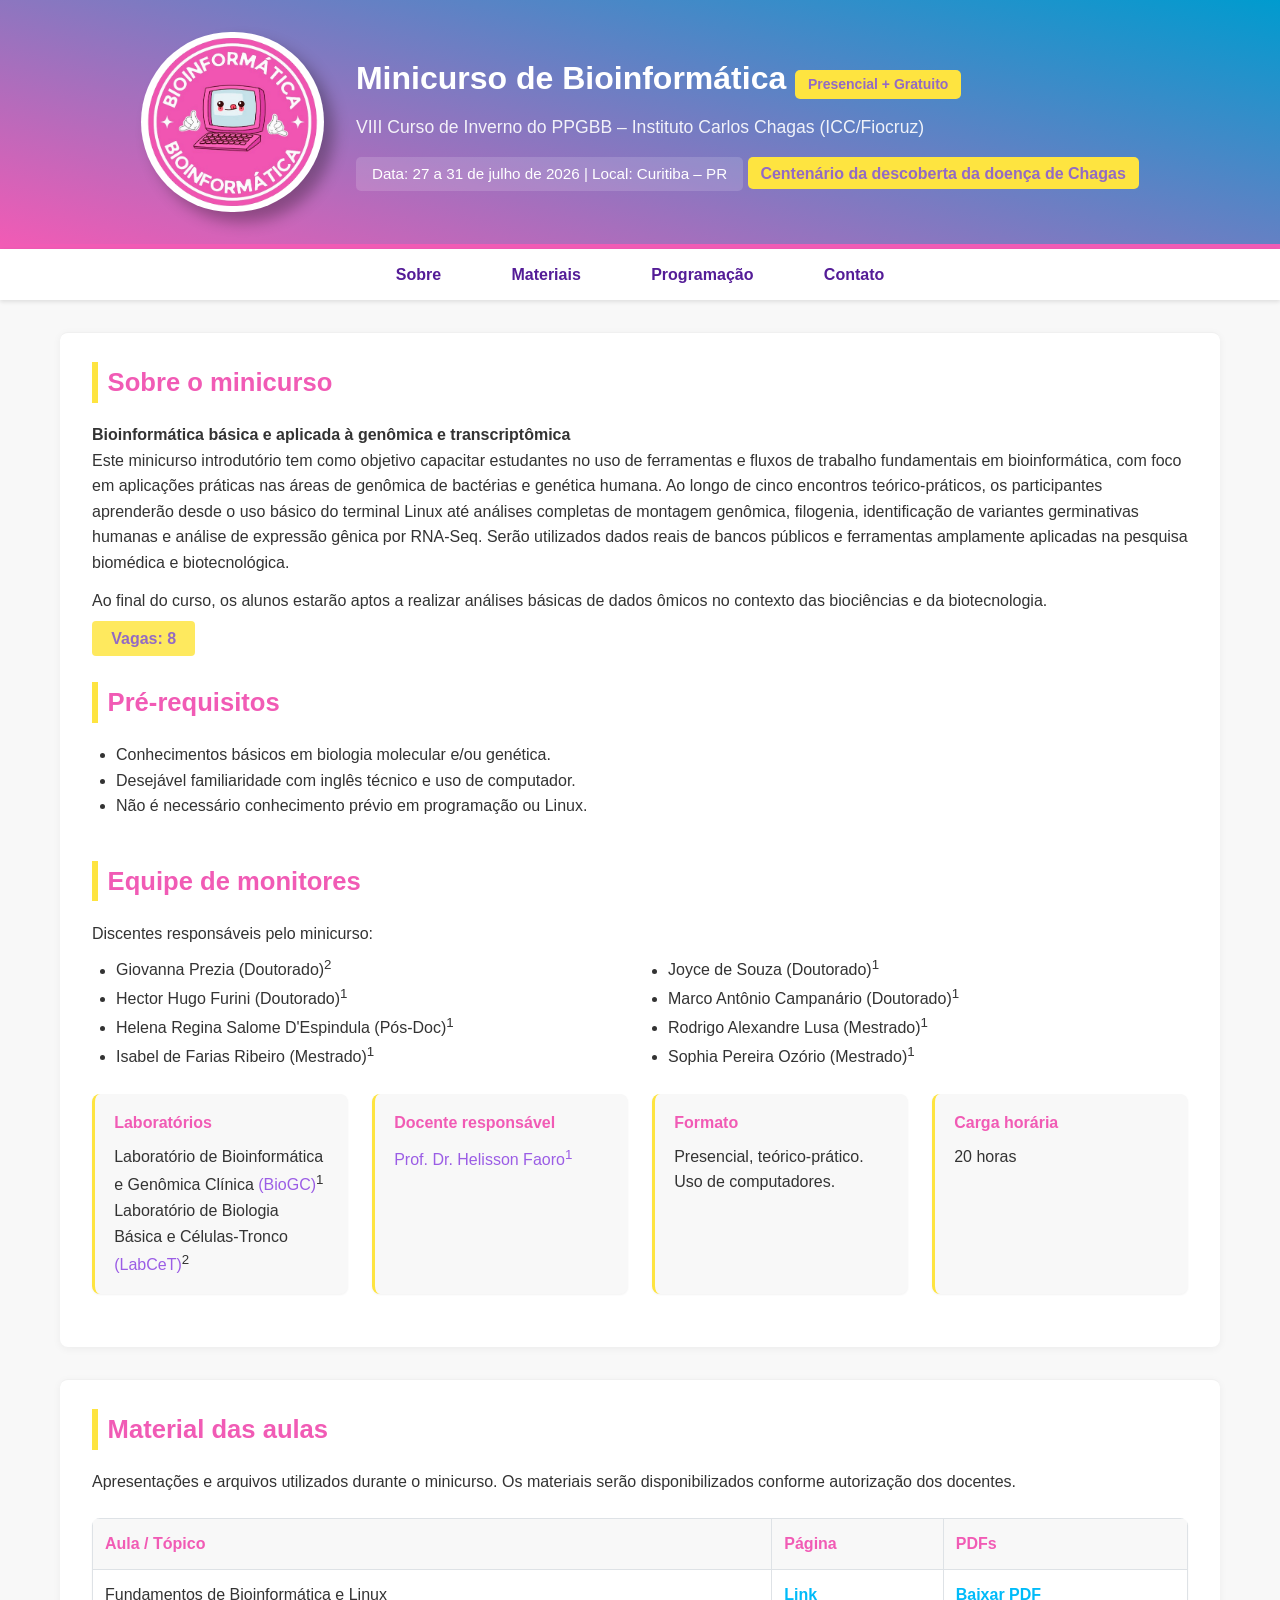
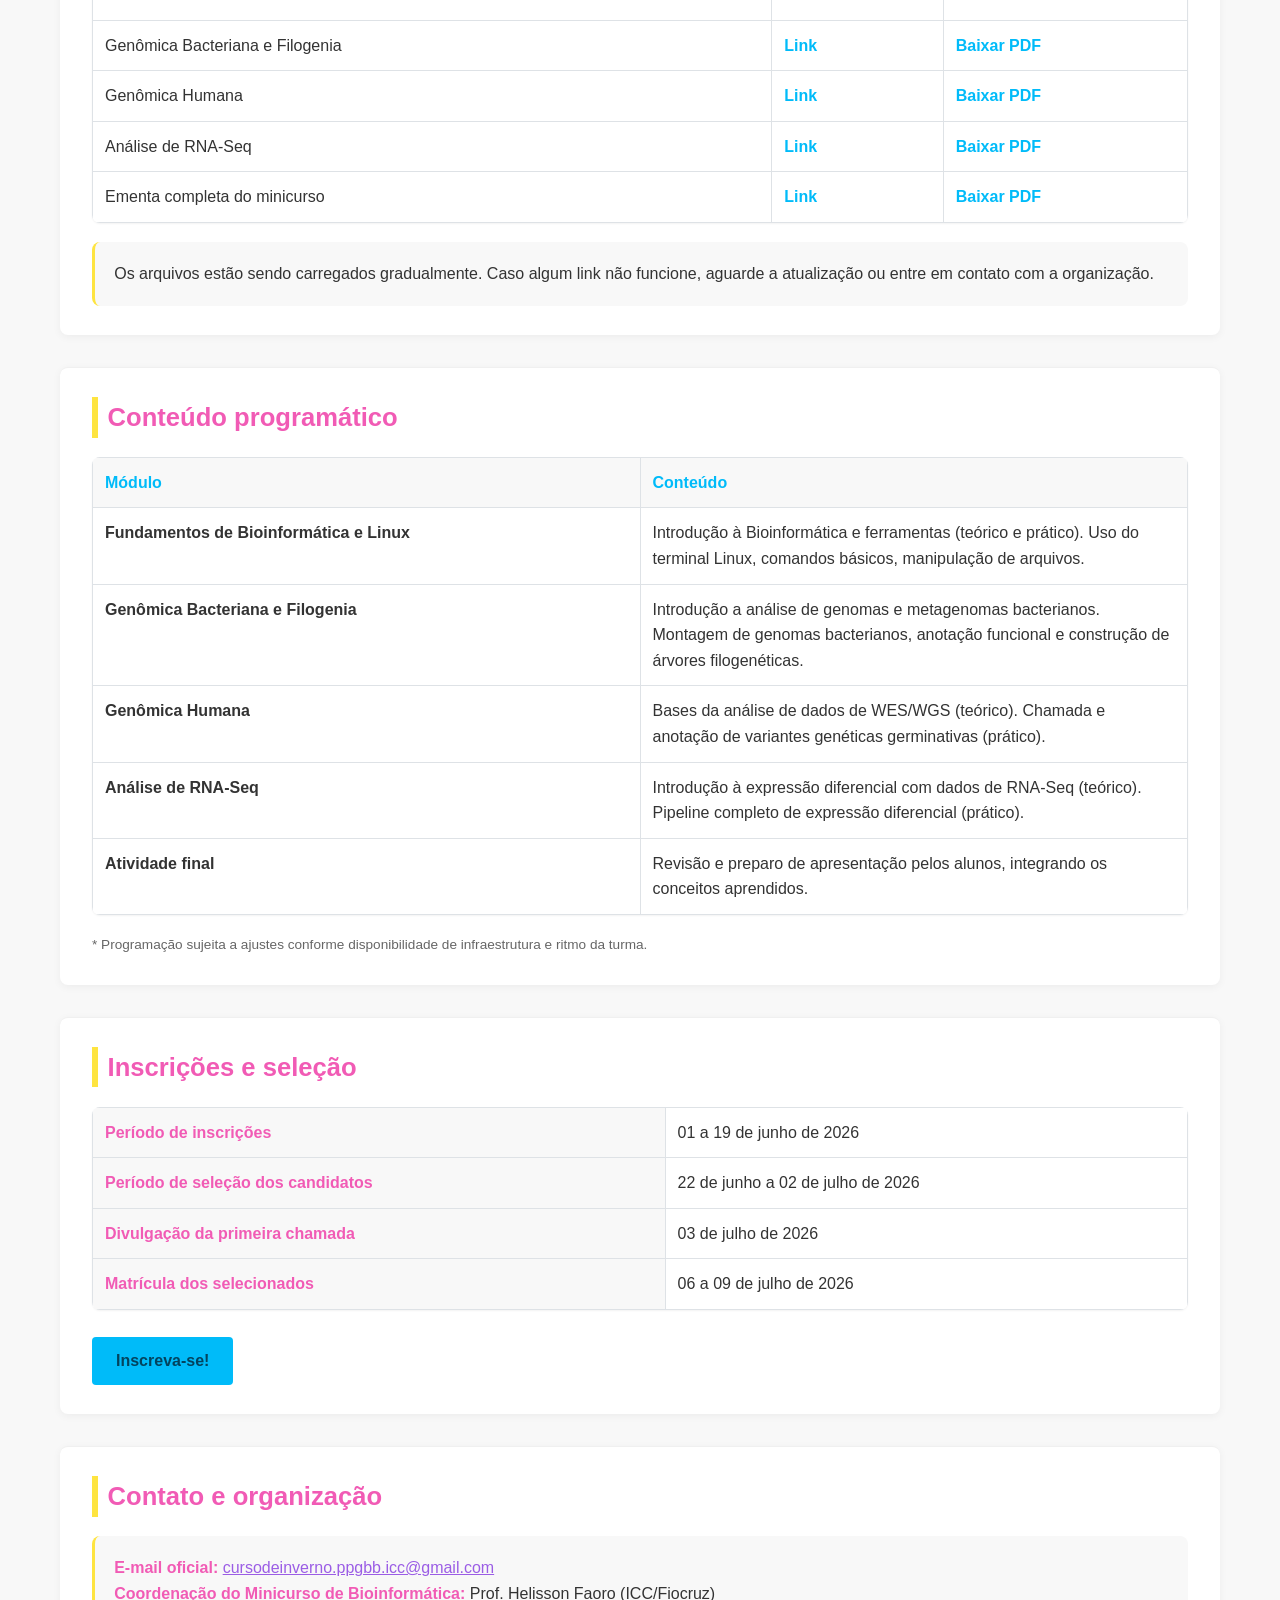
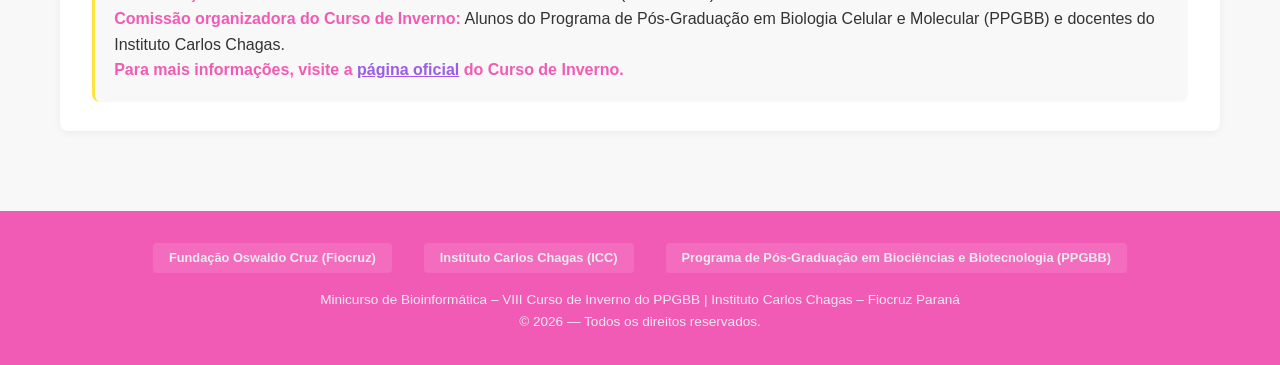
<file: index.html>
<!DOCTYPE html>
<html lang="pt-BR">
<head>
    <meta charset="UTF-8">
    <meta name="viewport" content="width=device-width, initial-scale=1.0">
    <title>Minicurso de Bioinformática | Curso de Inverno 2026 - Fiocruz</title>
    <!-- CSS externo -->
    <link rel="stylesheet" href="css/style.css">
</head>
<body>

<header class="header">
    <div class="container header-content">

        <img src="img/bioinfo_icon.png" alt="Bioinfo Logo" class="header-logo">
        
        <div class="header-text">
            <h1>Minicurso de Bioinformática <span class="badge-gratis">Presencial + Gratuito</span></h1>
            <div class="subtitle">VIII Curso de Inverno do PPGBB – Instituto Carlos Chagas (ICC/Fiocruz)</div>
            <div class="date-place">
                Data: 27 a 31 de julho de 2026 | Local: Curitiba – PR
            </div>
            <div class="badge-gratis" style="font-size: 16px; margin-top: 12px; display: inline-block;">
                Centenário da descoberta da doença de Chagas
            </div>
        </div>

    </div>
</header>

<nav class="main-nav">
        <div class="container">
        <a href="#sobre">Sobre</a>
        <a href="#materiais">Materiais</a>
        <a href="#programacao">Programação</a>
        <a href="#contato">Contato</a>
    </div>
</nav>

<main class="container">
    <!-- Sobre o minicurso -->
    <div class="section" id="sobre">
        <h2>Sobre o minicurso</h2>
        <p><strong>Bioinformática básica e aplicada à genômica e transcriptômica</strong></p>
        <p>Este minicurso introdutório tem como objetivo capacitar estudantes no uso de ferramentas e fluxos de trabalho fundamentais em bioinformática, com foco em aplicações práticas nas áreas de genômica de bactérias e genética humana. Ao longo de cinco encontros teórico-práticos, os participantes aprenderão desde o uso básico do terminal Linux até análises completas de montagem genômica, filogenia, identificação de variantes germinativas humanas e análise de expressão gênica por RNA-Seq. Serão utilizados dados reais de bancos públicos e ferramentas amplamente aplicadas na pesquisa biomédica e biotecnológica.</p>
        <p style="margin-top: 0.75rem;">Ao final do curso, os alunos estarão aptos a realizar análises básicas de dados ômicos no contexto das biociências e da biotecnologia.</p>
        <p class="vagas">Vagas: 8</p><br>

        <!-- Pré-requisitos -->
        <br><h2>Pré-requisitos</h2>
        <ul>
            <li>Conhecimentos básicos em biologia molecular e/ou genética.</li>
            <li>Desejável familiaridade com inglês técnico e uso de computador.</li>
            <li>Não é necessário conhecimento prévio em programação ou Linux.</li>
        </ul>

        <!-- Equipe de monitores -->
        <br><h2>Equipe de monitores</h2>
        <p>Discentes responsáveis pelo minicurso:</p>
        <ul class="two-columns">
            <li>Giovanna Prezia (Doutorado)<sup>2</sup></li>
            <li>Hector Hugo Furini (Doutorado)<sup>1</sup></li>
            <li>Helena Regina Salome D'Espindula (Pós-Doc)<sup>1</sup></li>
            <li>Isabel de Farias Ribeiro (Mestrado)<sup>1</sup></li>
            <li>Joyce de Souza (Doutorado)<sup>1</sup></li>
            <li>Marco Antônio Campanário (Doutorado)<sup>1</sup></li>
            <li>Rodrigo Alexandre Lusa (Mestrado)<sup>1</sup></li>
            <li>Sophia Pereira Ozório (Mestrado)<sup>1</sup></li>
        </ul>
        
        <!-- Informações gerais -->
        <div class="info-grid">
            <div class="info-card"><strong>Laboratórios</strong>Laboratório de Bioinformática e Genômica Clínica <a href="https://icc-biogc.github.io/Lab_BioGC/" target="_blank">(BioGC)</a><sup>1</sup><br>Laboratório de Biologia Básica e Células-Tronco <a href="https://www.icc.fiocruz.br/laboratorios/" target="_blank">(LabCeT)</a><sup>2</sup></div>
            <div class="info-card"><strong>Docente responsável</strong><a href="http://lattes.cnpq.br/1864025543667883" target="_blank">Prof. Dr. Helisson Faoro<sup>1</sup></a></div>
            <div class="info-card"><strong>Formato</strong>Presencial, teórico-prático. Uso de computadores.</div>
            <div class="info-card"><strong>Carga horária</strong>20 horas</div>
        </div>
    
    </div>

    <!-- Material das aulas -->
    <div class="section" id="materiais">
        <h2>Material das aulas</h2>
        <p>Apresentações e arquivos utilizados durante o minicurso. Os materiais serão disponibilizados conforme autorização dos docentes.</p>
        <table class="tabela-materiais">
            <thead>
                <h3><tr><th>Aula / Tópico</th><th>Página</th><th>PDFs</th></tr></h3>
            </thead>
            <tbody>
                <tr><td>Fundamentos de Bioinformática e Linux</td><td><a href="materiais/aula1_bioinfo.html">Link</a></td><td><a href="materiais/aula1_bioinfo.pdf" target="_blank">Baixar PDF</a></td></tr>
                <tr><td>Genômica Bacteriana e Filogenia</td><td><a href="materiais/aula2_bioinfo.html">Link</a></td><td><a href="materiais/aula2_bioinfo.pdf" target="_blank">Baixar PDF</a></td></tr>
                <tr><td>Genômica Humana</td><td><a href="materiais/aula3_bioinfo.html">Link</a></td><td><a href="img/Genomica_humana.pdf" target="_blank" download>Baixar PDF</a></td></tr>
                <tr><td>Análise de RNA-Seq</td><td><a href="materiais/aula4_bioinfo.html">Link</a></td><td><a href="materiais/aula4_bioinfo.pdf" target="_blank">Baixar PDF</a></td></tr>
                <tr><td>Ementa completa do minicurso</td><td><a href="#programacao">Link</a></td><td><a href="Ementa_Bioinformatica_2026.docx.pdf" target="_blank">Baixar PDF</a></td></tr>
            </tbody>
        </table>
        <p class="contato-info" style="margin-top: 0.5rem;">Os arquivos estão sendo carregados gradualmente. Caso algum link não funcione, aguarde a atualização ou entre em contato com a organização.</p>
    </div>

    <!-- Conteúdo programático -->
    <div class="section" id="programacao">
        <h2>Conteúdo programático</h2>
        <table class="tabela-conteudo">
            <thead>
                <tr><th>Módulo</th><th>Conteúdo</th></tr>
            </thead>
            <tbody>
                <tr><td><strong>Fundamentos de Bioinformática e Linux</strong></td><td>Introdução à Bioinformática e ferramentas (teórico e prático). Uso do terminal Linux, comandos básicos, manipulação de arquivos.</td></tr>
                <tr><td><strong>Genômica Bacteriana e Filogenia</strong></td><td>Introdução a análise de genomas e metagenomas bacterianos. Montagem de genomas bacterianos, anotação funcional e construção de árvores filogenéticas.</td></tr>
                <tr><td><strong>Genômica Humana</strong></td><td>Bases da análise de dados de WES/WGS (teórico). Chamada e anotação de variantes genéticas germinativas (prático).</td></tr>
                <tr><td><strong>Análise de RNA-Seq</strong></td><td>Introdução à expressão diferencial com dados de RNA-Seq (teórico). Pipeline completo de expressão diferencial (prático).</td></tr>
                <tr><td><strong>Atividade final</strong></td><td>Revisão e preparo de apresentação pelos alunos, integrando os conceitos aprendidos.</td></tr>
            </tbody>
        </table>
        <p class="nota">* Programação sujeita a ajustes conforme disponibilidade de infraestrutura e ritmo da turma.</p>
    </div>
    

    <!-- Inscrições e seleção -->
    <div class="section">
        <h2>Inscrições e seleção</h2>
        <table class="tabela-inscricoes">
            <tr><th>Período de inscrições</th><td>01 a 19 de junho de 2026</td></tr>
            <tr><th>Período de seleção dos candidatos</th><td>22 de junho a 02 de julho de 2026</td></tr>
            <tr><th>Divulgação da primeira chamada</th><td>03 de julho de 2026</td></tr>
            <tr><th>Matrícula dos selecionados</th><td>06 a 09 de julho de 2026</td></tr>
        </table>
        <a href="https://forms.gle/pYbZWGeieAeA88ia8" class="btn-link" target="_blank">Inscreva-se!</a>
    </div>

    <!-- Contato e organização -->
    <div class="section" id="contato">
        <h2>Contato e organização</h2>
        <div class="contato-info">
            <p><strong>E-mail oficial: </strong><a href="mailto:cursodeinvernoppgbb.icc@gmail.com">cursodeinverno.ppgbb.icc@gmail.com</a></p>
            <p><strong>Coordenação do Minicurso de Bioinformática:</strong> Prof. Helisson Faoro (ICC/Fiocruz)</p>
            <p><strong>Comissão organizadora do Curso de Inverno:</strong> Alunos do Programa de Pós-Graduação em Biologia Celular e Molecular (PPGBB) e docentes do Instituto Carlos Chagas.</p>
            <p><strong>Para mais informações, visite a <a href="https://www.icc.fiocruz.br/curso-de-inverno/" target="_blank" rel="noopener noreferrer">página oficial</a> do Curso de Inverno.</strong></p>
        </div>
    </div>
</main>

<footer class="footer">
    <div class="container">
        <div class="logos">
            <span>Fundação Oswaldo Cruz (Fiocruz)</span>
            <span>Instituto Carlos Chagas (ICC)</span>
            <span>Programa de Pós-Graduação em Biociências e Biotecnologia (PPGBB)</span>
        </div>
        <p>Minicurso de Bioinformática – VIII Curso de Inverno do PPGBB | Instituto Carlos Chagas – Fiocruz Paraná</p>
        <p>© 2026 — Todos os direitos reservados.</p>
    </div>
</footer>

</body>
</html>
</file>
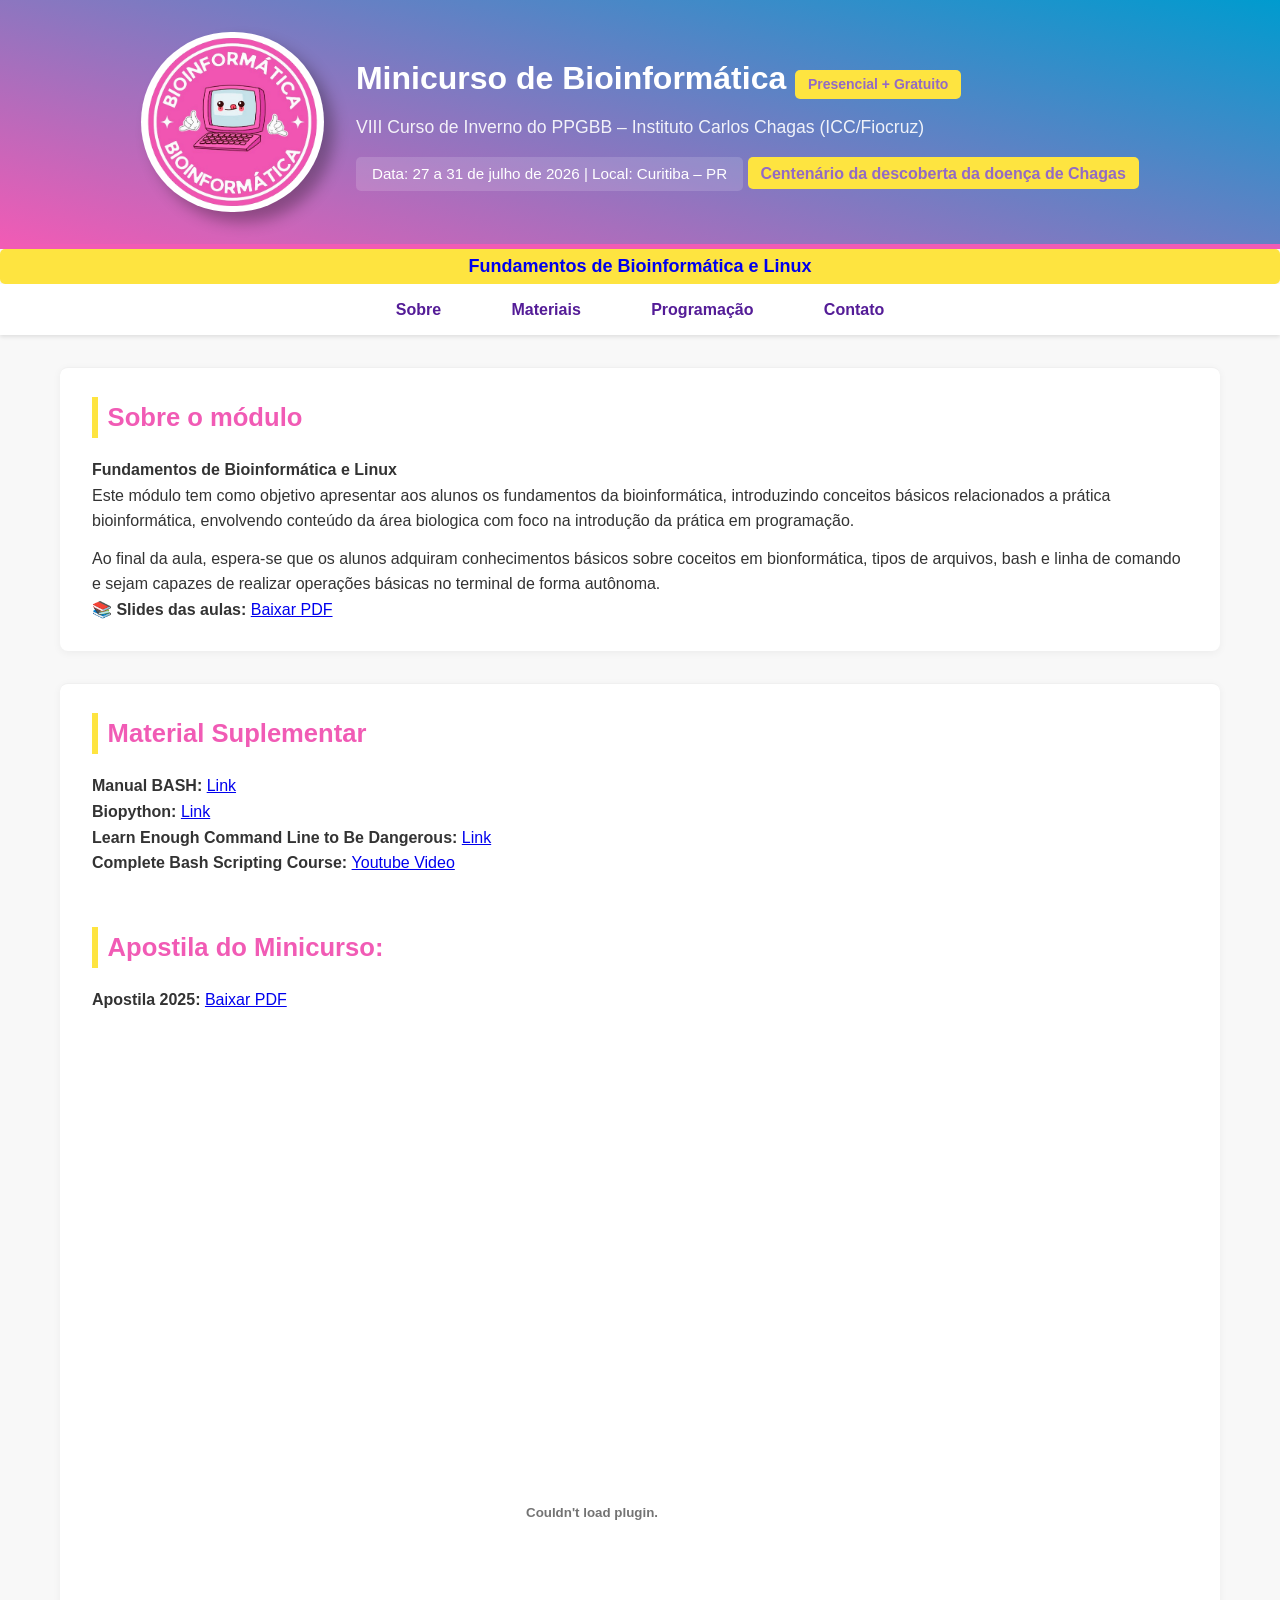
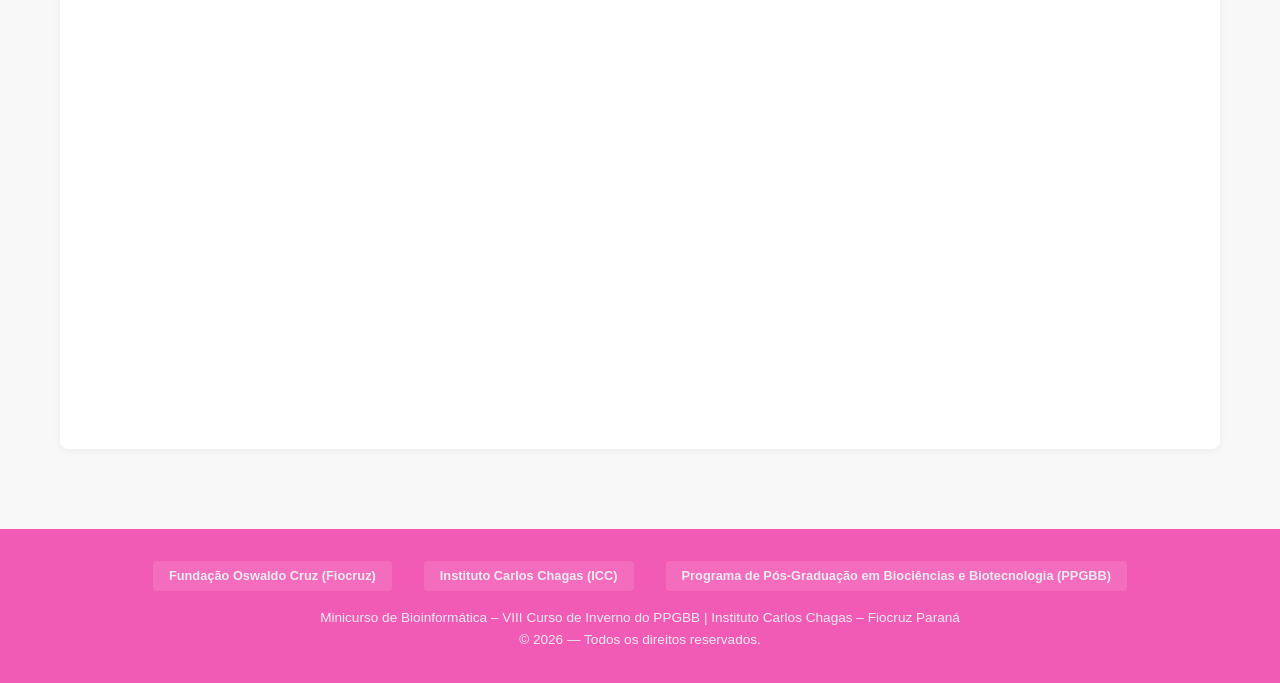
<file: materiais/aula1_bioinfo.html>
<!-- PÁGINA PARA MODULO FUNDAMENTOS DE BIOINFORMÁTICA E LINUX -->

<!DOCTYPE html>
<html lang="pt-BR">
<head>
    <meta charset="UTF-8">
    <meta name="viewport" content="width=device-width, initial-scale=1.0">
    <title>Minicurso de Bioinformática | Curso de Inverno 2026 - Fiocruz</title>
    <!-- CSS externo -->
    <link rel="stylesheet" href="../css/style.css">
</head>
<body>

<header class="header">
    <div class="container header-content">

        <img src="../img/bioinfo_icon.png" alt="Bioinfo Logo" class="header-logo">
        
        <div class="header-text">
            <h1>Minicurso de Bioinformática <span class="badge-gratis">Presencial + Gratuito</span></h1>
            <div class="subtitle">VIII Curso de Inverno do PPGBB – Instituto Carlos Chagas (ICC/Fiocruz)</div>
            <div class="date-place">
                Data: 27 a 31 de julho de 2026 | Local: Curitiba – PR
            </div>
            <div class="badge-gratis" style="font-size: 16px; margin-top: 12px; display: inline-block;">
                Centenário da descoberta da doença de Chagas
            </div>
        </div>
    </div>
</header>

<span class="badge-gratis"; style="font-size: 18px; text-align: center; position: sticky; top: 0; height:35px; z-index: 10;">
    <a href="#sobre", style="text-decoration: none;">Fundamentos de Bioinformática e Linux</a>
</span>
<nav class="main-nav"; style="top: 35px; z-index: 9;">
        <div class="container">
        <a href="../index.html">Sobre</a>
        <a href="../index.html#materiais">Materiais</a>
        <a href="../index.html#programacao">Programação</a>
        <a href="../index.html#contato">Contato</a>
    </div>
</nav>

<!-- Container -->
 
<main class="container">
    <div class="section" id="sobre">
        <h2>Sobre o módulo</h2>
        <p><strong>Fundamentos de Bioinformática e Linux</strong></p>
        <p>
            Este módulo tem como objetivo apresentar aos alunos os fundamentos da bioinformática, introduzindo conceitos básicos relacionados a prática bioinformática, envolvendo conteúdo da área biologica com foco na introdução da prática em programação.
        </p>
        <p style="margin-top: 0.75rem;">Ao final da aula, espera-se que os alunos adquiram conhecimentos básicos sobre coceitos em bionformática, tipos de arquivos, bash e linha de comando e sejam capazes de realizar operações básicas no terminal de forma autônoma.</p>
        <p><strong>📚 Slides das aulas:</strong>
                <a href="aula1_bioinfo.pdf" target="_blank">
                    Baixar PDF
                </a>
        </p>
    </div>

    <div class="section" id="sobre">
        <h2>Material Suplementar</h2>
        <p><strong>Manual BASH: </strong><a href="https://www.gnu.org/software/bash/manual/bash.pdf" target="_blank">Link</a></p>
        <p><strong>Biopython: </strong><a href="https://biopython.org/" target="_blank">Link</a></p>
        <p><strong>Learn Enough Command Line to Be Dangerous: </strong><a href="https://www.learnenough.com/command-line-tutorial/" target="_blank">Link</a></p>
        <p><strong>Complete Bash Scripting Course: </strong><a href="https://www.youtube.com/watch?v=Sx9zG7wa4FA" target="_blank">Youtube Video</a></p>
        <br><br>
        <h2>Apostila do Minicurso:</strong></h2>
        <p><strong>Apostila 2025: </strong><a href="data/Fundamentos_de_Bioinformatica_Linux.pdf" target="_blank">Baixar PDF</a>
        <embed 
        src="data/Fundamentos_de_Bioinformatica_Linux.pdf" 
        type="application/pdf" 
        width="1000px"
        height="1000px" />
    </div>
</main>

<footer class="footer">
    <div class="container">
        <div class="logos">
            <span>Fundação Oswaldo Cruz (Fiocruz)</span>
            <span>Instituto Carlos Chagas (ICC)</span>
            <span>Programa de Pós-Graduação em Biociências e Biotecnologia (PPGBB)</span>
        </div>
        <p>Minicurso de Bioinformática – VIII Curso de Inverno do PPGBB | Instituto Carlos Chagas – Fiocruz Paraná</p>
        <p>© 2026 — Todos os direitos reservados.</p>
    </div>
</footer>

</body>
</html>
</file>
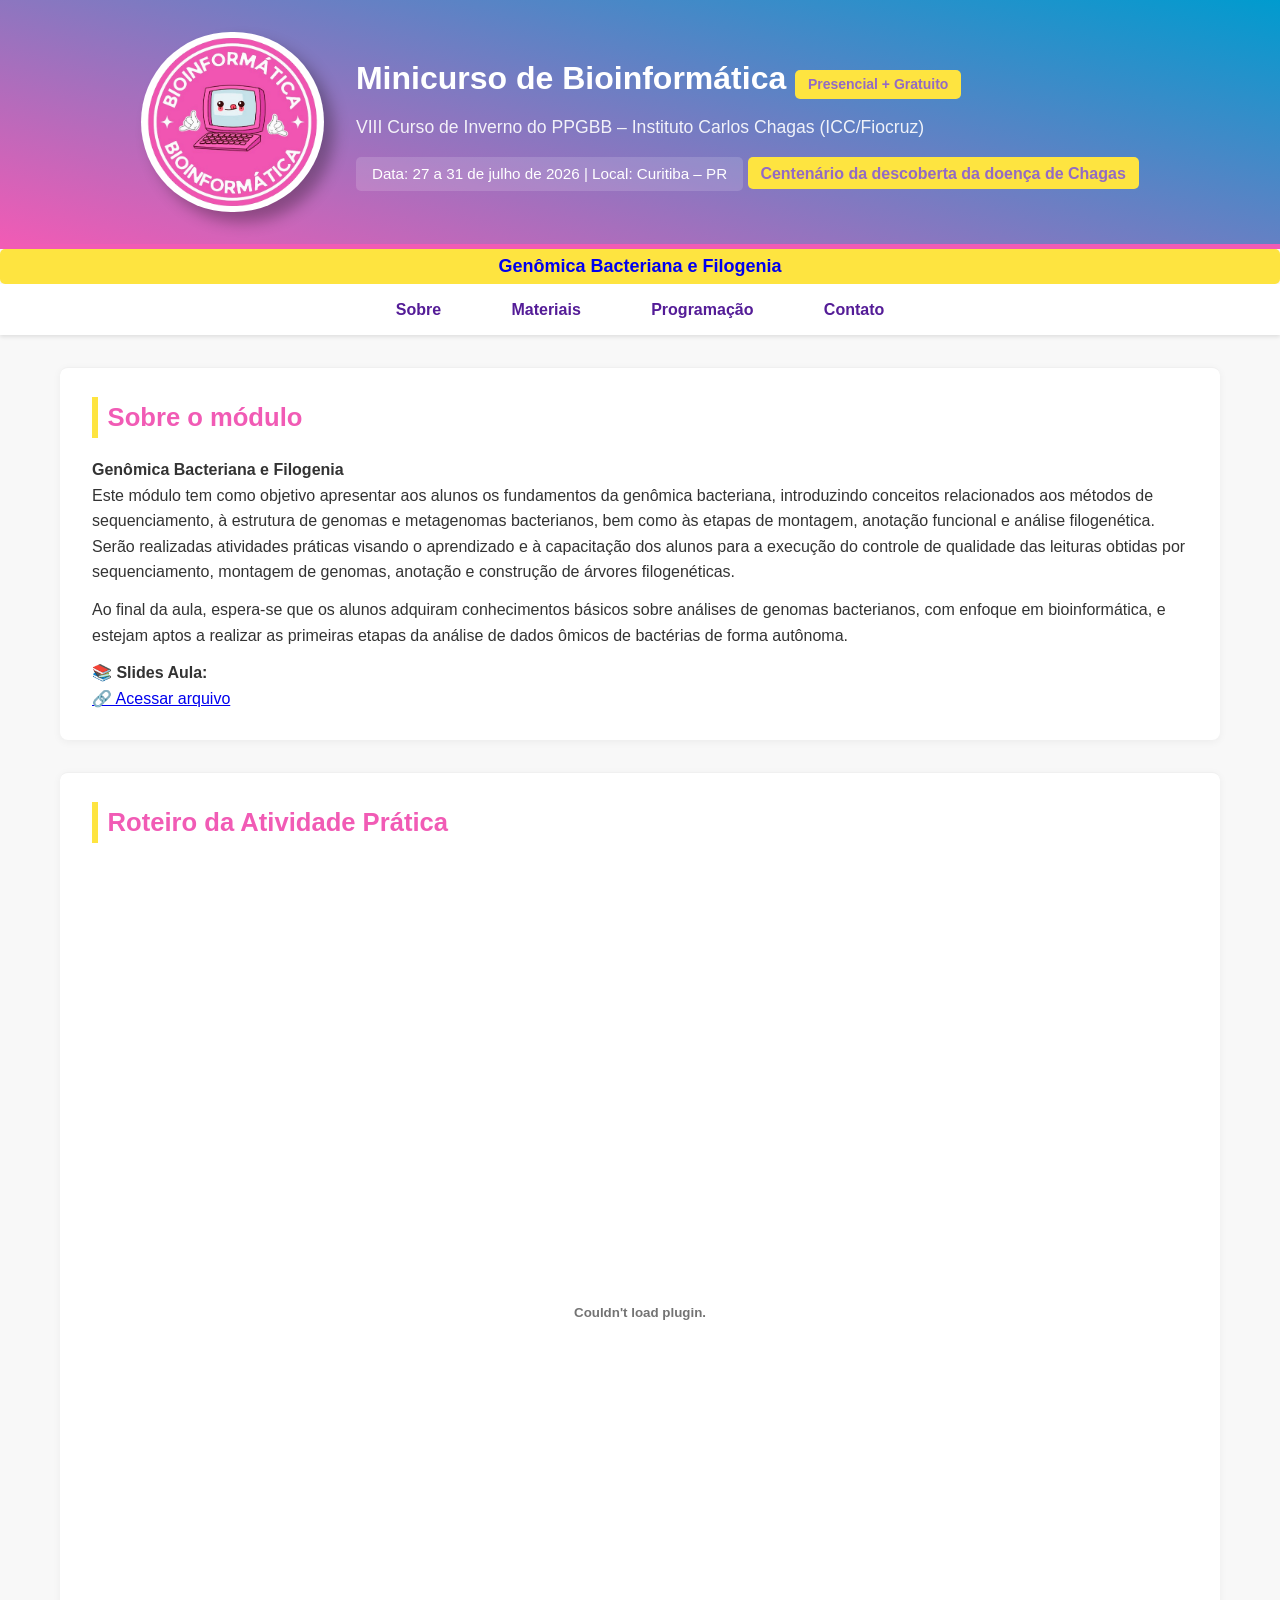
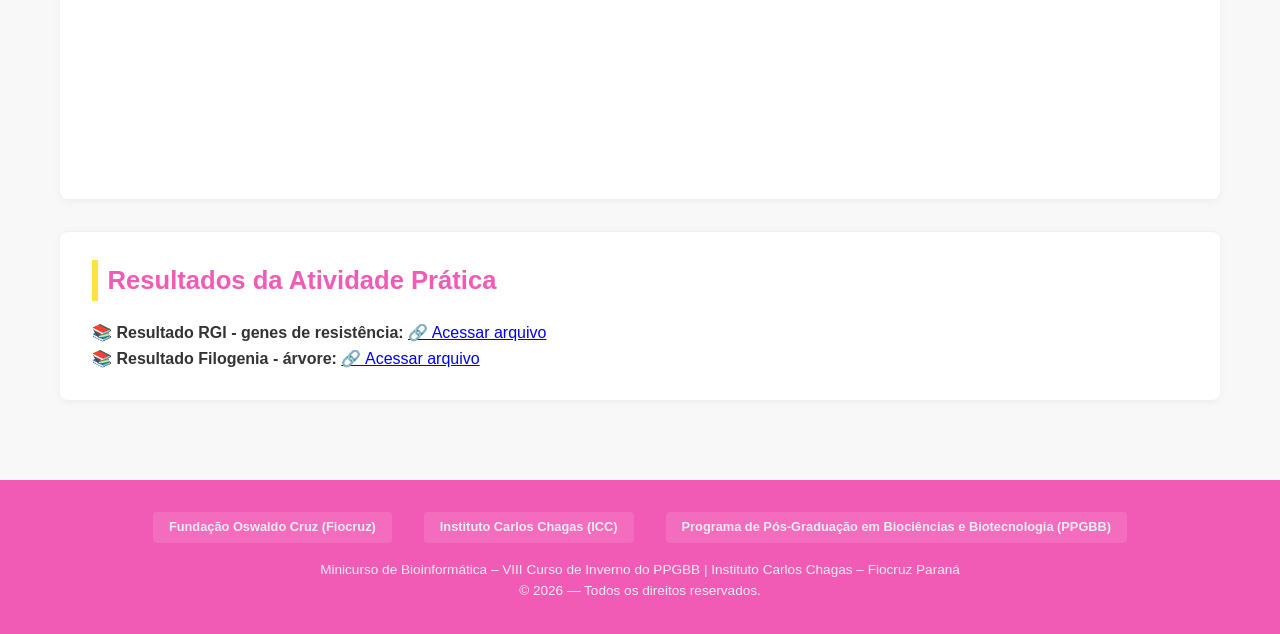
<file: materiais/aula2_bioinfo.html>
<!DOCTYPE html>
<html lang="pt-BR">
<head>
    <meta charset="UTF-8">
    <meta name="viewport" content="width=device-width, initial-scale=1.0">
    <title>Minicurso de Bioinformática | Curso de Inverno 2026 - Fiocruz</title>
    <!-- CSS externo -->
    <link rel="stylesheet" href="../css/style.css">
</head>
<body>

<header class="header">
    <div class="container header-content">

        <img src="../img/bioinfo_icon.png" alt="Bioinfo Logo" class="header-logo">
        
        <div class="header-text">
            <h1>Minicurso de Bioinformática <span class="badge-gratis">Presencial + Gratuito</span></h1>
            <div class="subtitle">VIII Curso de Inverno do PPGBB – Instituto Carlos Chagas (ICC/Fiocruz)</div>
            <div class="date-place">
                Data: 27 a 31 de julho de 2026 | Local: Curitiba – PR
            </div>
            <div class="badge-gratis" style="font-size: 16px; margin-top: 12px; display: inline-block;">
                Centenário da descoberta da doença de Chagas
            </div>
        </div>
    </div>
</header>

<span class="badge-gratis"; style="font-size: 18px; text-align: center; position: sticky; top: 0; height:35px; z-index: 10;">
    <a href="#sobre", style="text-decoration: none;">Genômica Bacteriana e Filogenia</a>
</span>
<nav class="main-nav"; style="top: 35px; z-index: 9;">
        <div class="container">
        <a href="../index.html">Sobre</a>
        <a href="../index.html#materiais">Materiais</a>
        <a href="../index.html#programacao">Programação</a>
        <a href="../index.html#contato">Contato</a>
    </div>
</nav>


<main class="container">
    <div class="section" id="sobre">
        <h2>Sobre o módulo</h2>
        <p><strong>Genômica Bacteriana e Filogenia</strong></p>
        <p>
            Este módulo tem como objetivo apresentar aos alunos os fundamentos da genômica bacteriana, introduzindo conceitos relacionados aos métodos de sequenciamento, à estrutura de genomas e metagenomas bacterianos, bem como às etapas de montagem, anotação funcional e análise filogenética.
            Serão realizadas atividades práticas visando o aprendizado e à capacitação dos alunos para a execução do controle de qualidade das leituras obtidas por sequenciamento, montagem de genomas, anotação e construção de árvores filogenéticas.
        </p>
        <p style="margin-top: 0.75rem;">Ao final da aula, espera-se que os alunos adquiram conhecimentos básicos sobre análises de genomas bacterianos, com enfoque em bioinformática, e estejam aptos a realizar as primeiras etapas da análise de dados ômicos de bactérias de forma autônoma.</p>
            <strong style="display: block; margin-top: 0.75rem;">📚 Slides Aula:</strong>
            <a href="https://drive.google.com/file/d/17kztUGwSI9cCCTzd6FcHrz4y5W3vZPWe/view?usp=sharing" target="_blank">
                🔗 Acessar arquivo
            </a>
        </p>
</div>
        <!-- NOVA SEÇÃO DO PDF -->
    <div class="section" id="material-pdf">
        <h2>Roteiro da Atividade Prática</h2>

        <embed 
            src="data/Genomica_Bateriana_e_Filogenia_Pratica.pdf" 
            type="application/pdf" 
            width="100%" 
            height="900px" />
    </div>
</div>
        <!-- NOVA SEÇÃO DO PDF -->
    <div class="section" id="material-pdf">
        <h2>Resultados da Atividade Prática</h2>
</p>
            <strong>📚 Resultado RGI - genes de resistência:</strong>
            <a href="https://drive.google.com/file/d/19DEvWTYf6_UWX-twoI7ktroG9nTJpnUz/view?usp=sharing" target="_blank">
                🔗 Acessar arquivo
            </a>
        </p>
            <strong>📚 Resultado Filogenia - árvore:</strong>
            <a href="https://drive.google.com/file/d/1sgSDQ_93P2vFTuGPHd-djITGVgW2lj5T/view?usp=sharing" target="_blank">
                🔗 Acessar arquivo
            </a>
    </div>

</main>

<footer class="footer">
    <div class="container">
        <div class="logos">
            <span>Fundação Oswaldo Cruz (Fiocruz)</span>
            <span>Instituto Carlos Chagas (ICC)</span>
            <span>Programa de Pós-Graduação em Biociências e Biotecnologia (PPGBB)</span>
        </div>
        <p>Minicurso de Bioinformática – VIII Curso de Inverno do PPGBB | Instituto Carlos Chagas – Fiocruz Paraná</p>
        <p>© 2026 — Todos os direitos reservados.</p>
    </div>
</footer>

</body>
</html>
</file>
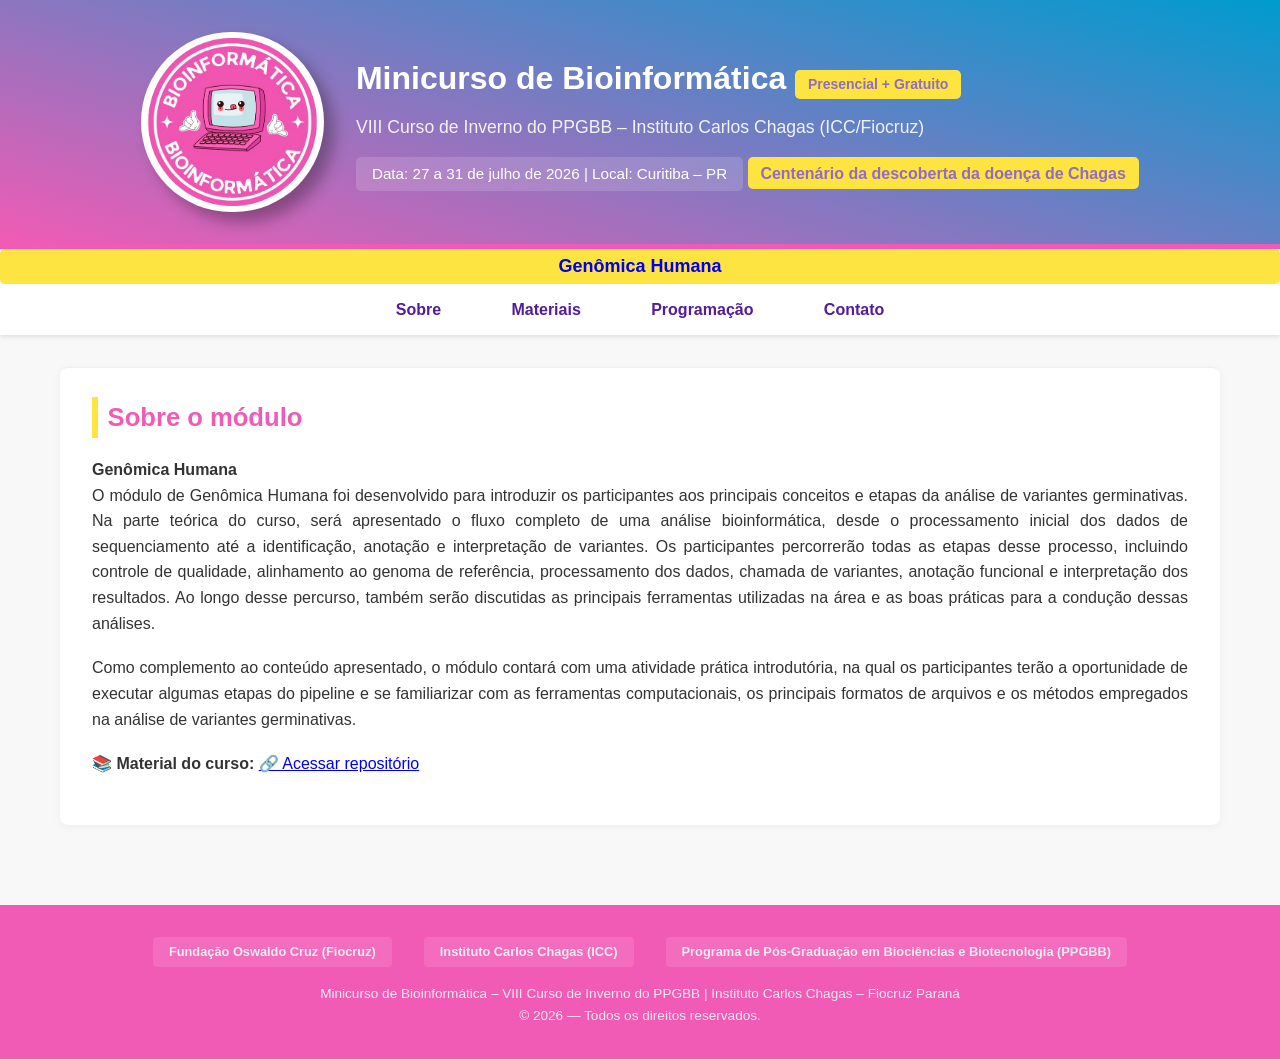
<file: materiais/aula3_bioinfo.html>
<!DOCTYPE html>
<html lang="pt-BR">
<head>
    <meta charset="UTF-8">
    <meta name="viewport" content="width=device-width, initial-scale=1.0">
    <title>Minicurso de Bioinformática | Curso de Inverno 2026 - Fiocruz</title>
    <!-- CSS externo -->
    <link rel="stylesheet" href="../css/style.css">
</head>
<body>

<header class="header">
    <div class="container header-content">

        <img src="../img/bioinfo_icon.png" alt="Bioinfo Logo" class="header-logo">
        
        <div class="header-text">
            <h1>Minicurso de Bioinformática <span class="badge-gratis">Presencial + Gratuito</span></h1>
            <div class="subtitle">VIII Curso de Inverno do PPGBB – Instituto Carlos Chagas (ICC/Fiocruz)</div>
            <div class="date-place">
                Data: 27 a 31 de julho de 2026 | Local: Curitiba – PR
            </div>
            <div class="badge-gratis" style="font-size: 16px; margin-top: 12px; display: inline-block;">
                Centenário da descoberta da doença de Chagas
            </div>
        </div>
    </div>
</header>

<span class="badge-gratis"; style="font-size: 18px; text-align: center; position: sticky; top: 0; height:35px; z-index: 10;">
    <a href="#sobre", style="text-decoration: none;">Genômica Humana</a>
</span>
<nav class="main-nav"; style="top: 35px; z-index: 9;">
        <div class="container">
        <a href="../index.html">Sobre</a>
        <a href="../index.html#materiais">Materiais</a>
        <a href="../index.html#programacao">Programação</a>
        <a href="../index.html#contato">Contato</a>
    </div>
</nav>


<main class="container">
    <div class="section" id="sobre">
        <h2>Sobre o módulo</h2>
        <p><strong>Genômica Humana</strong></p>
        <div class="genomica-humana">
            <p>
                O módulo de Genômica Humana foi desenvolvido para introduzir os participantes aos principais conceitos e etapas da análise de variantes germinativas. Na parte teórica do curso, será apresentado o fluxo completo de uma análise bioinformática, desde o processamento inicial dos dados de sequenciamento até a identificação, anotação e interpretação de variantes. Os participantes percorrerão todas as etapas desse processo, incluindo controle de qualidade, alinhamento ao genoma de referência, processamento dos dados, chamada de variantes, anotação funcional e interpretação dos resultados. Ao longo desse percurso, também serão discutidas as principais ferramentas utilizadas na área e as boas práticas para a condução dessas análises.
            </p>

            <p>
                Como complemento ao conteúdo apresentado, o módulo contará com uma atividade prática introdutória, na qual os participantes terão a oportunidade de executar algumas etapas do pipeline e se familiarizar com as ferramentas computacionais, os principais formatos de arquivos e os métodos empregados na análise de variantes germinativas.
            </p>

            <p>
                <strong>📚 Material do curso:</strong>
                <a href="https://marcocampanario.github.io/CursoWesICC/" target="_blank">
                    🔗 Acessar repositório
                </a>
            </p>
        </div>
    </div>
</main>

<footer class="footer">
    <div class="container">
        <div class="logos">
            <span>Fundação Oswaldo Cruz (Fiocruz)</span>
            <span>Instituto Carlos Chagas (ICC)</span>
            <span>Programa de Pós-Graduação em Biociências e Biotecnologia (PPGBB)</span>
        </div>
        <p>Minicurso de Bioinformática – VIII Curso de Inverno do PPGBB | Instituto Carlos Chagas – Fiocruz Paraná</p>
        <p>© 2026 — Todos os direitos reservados.</p>
    </div>
</footer>

</body>
</html>
</file>
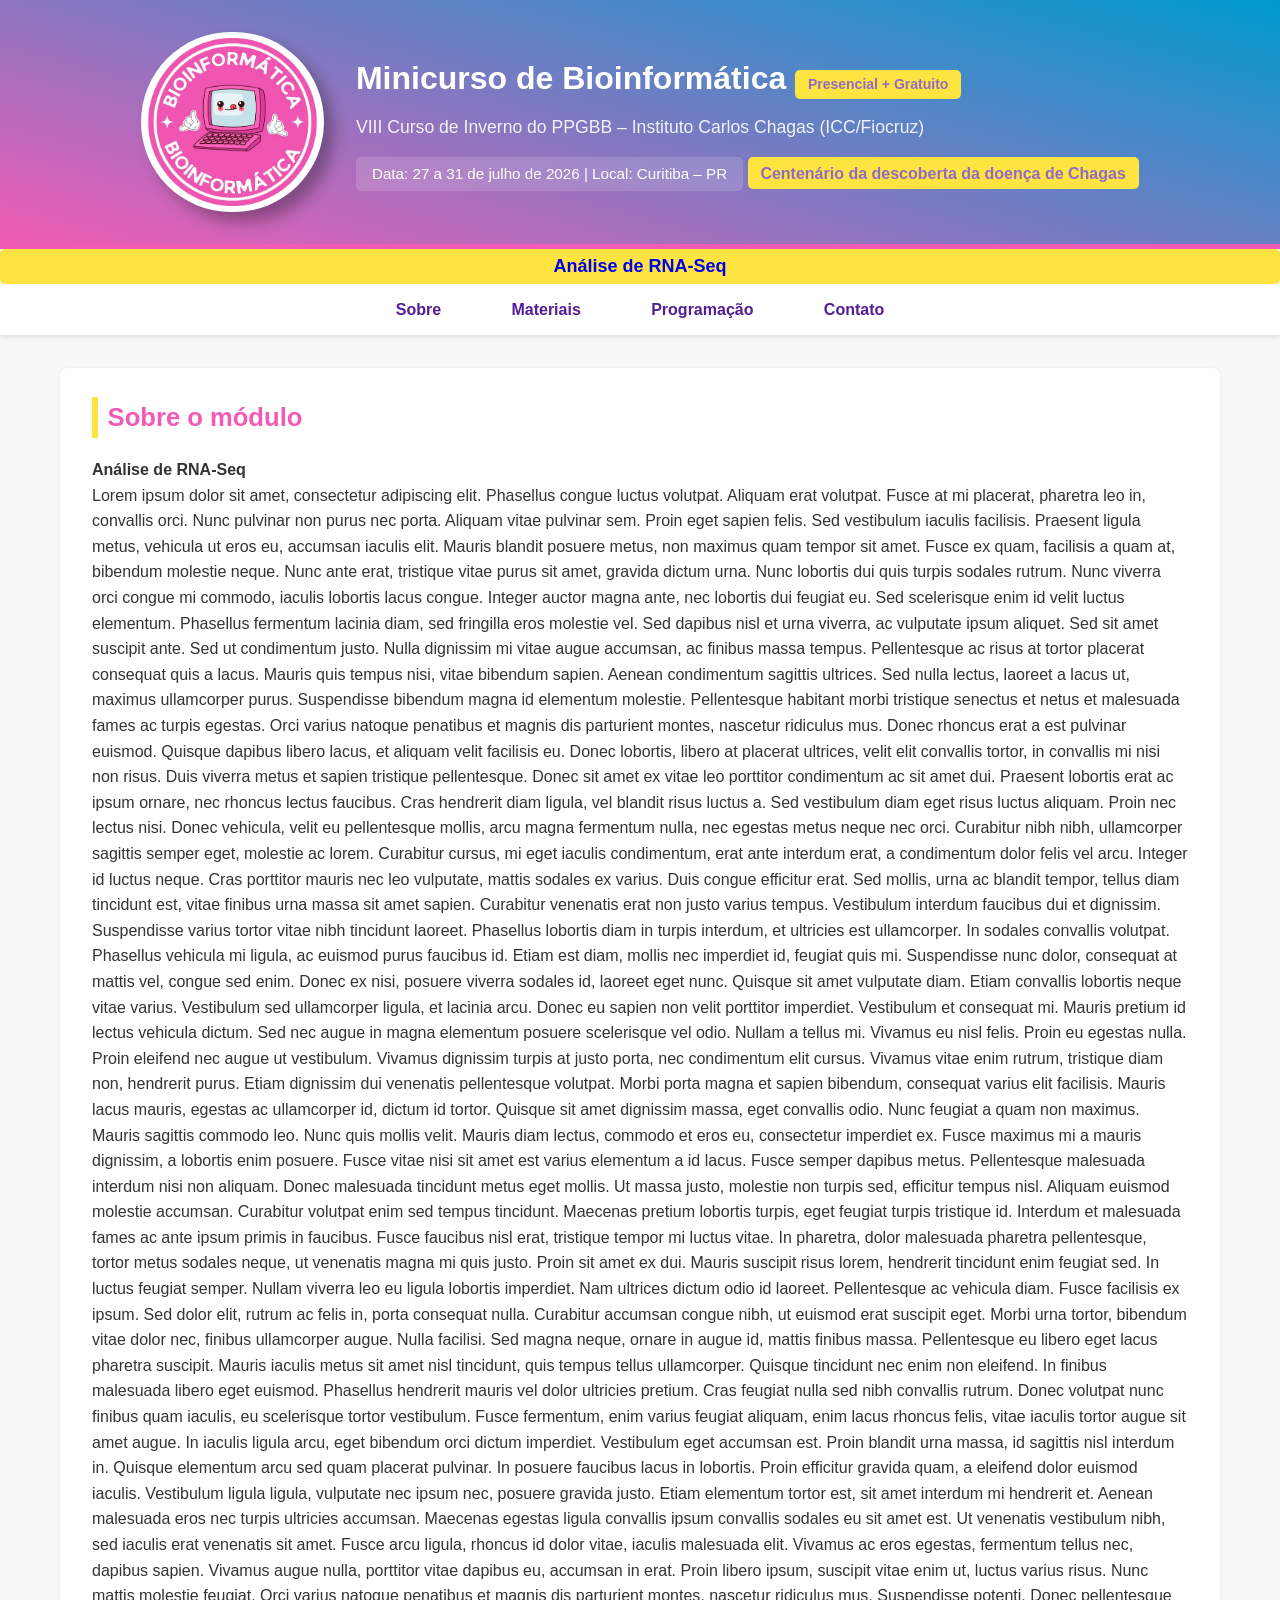
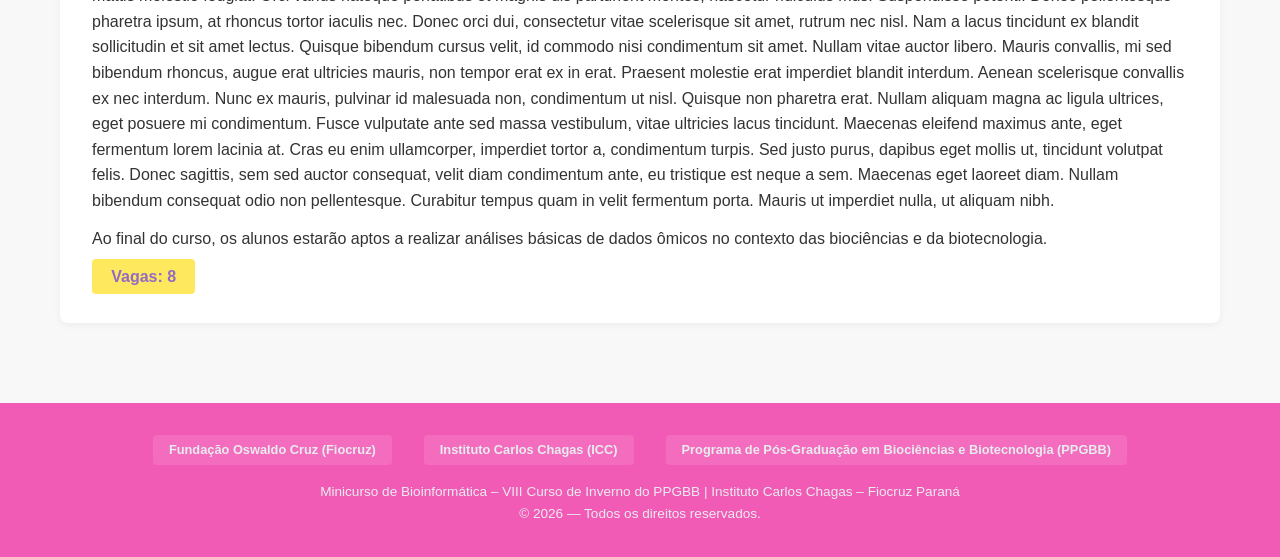
<file: materiais/aula4_bioinfo.html>
<!DOCTYPE html>
<html lang="pt-BR">
<head>
    <meta charset="UTF-8">
    <meta name="viewport" content="width=device-width, initial-scale=1.0">
    <title>Minicurso de Bioinformática | Curso de Inverno 2026 - Fiocruz</title>
    <!-- CSS externo -->
    <link rel="stylesheet" href="../css/style.css">
</head>
<body>

<header class="header">
    <div class="container header-content">

        <img src="../img/bioinfo_icon.png" alt="Bioinfo Logo" class="header-logo">
        
        <div class="header-text">
            <h1>Minicurso de Bioinformática <span class="badge-gratis">Presencial + Gratuito</span></h1>
            <div class="subtitle">VIII Curso de Inverno do PPGBB – Instituto Carlos Chagas (ICC/Fiocruz)</div>
            <div class="date-place">
                Data: 27 a 31 de julho de 2026 | Local: Curitiba – PR
            </div>
            <div class="badge-gratis" style="font-size: 16px; margin-top: 12px; display: inline-block;">
                Centenário da descoberta da doença de Chagas
            </div>
        </div>
    </div>
</header>

<span class="badge-gratis"; style="font-size: 18px; text-align: center; position: sticky; top: 0; height:35px; z-index: 10;">
    <a href="#sobre", style="text-decoration: none;">Análise de RNA-Seq</a>
</span>
<nav class="main-nav"; style="top: 35px; z-index: 9;">
        <div class="container">
        <a href="../index.html">Sobre</a>
        <a href="../index.html#materiais">Materiais</a>
        <a href="../index.html#programacao">Programação</a>
        <a href="../index.html#contato">Contato</a>
    </div>
</nav>


<main class="container">
    <div class="section" id="sobre">
        <h2>Sobre o módulo</h2>
        <p><strong>Análise de RNA-Seq</strong></p>
        <p>
            Lorem ipsum dolor sit amet, consectetur adipiscing elit. Phasellus congue luctus volutpat. Aliquam erat volutpat. Fusce at mi placerat, pharetra leo in, convallis orci. Nunc pulvinar non purus nec porta. Aliquam vitae pulvinar sem. Proin eget sapien felis. Sed vestibulum iaculis facilisis. Praesent ligula metus, vehicula ut eros eu, accumsan iaculis elit. Mauris blandit posuere metus, non maximus quam tempor sit amet. Fusce ex quam, facilisis a quam at, bibendum molestie neque. Nunc ante erat, tristique vitae purus sit amet, gravida dictum urna. Nunc lobortis dui quis turpis sodales rutrum. Nunc viverra orci congue mi commodo, iaculis lobortis lacus congue. Integer auctor magna ante, nec lobortis dui feugiat eu. Sed scelerisque enim id velit luctus elementum. Phasellus fermentum lacinia diam, sed fringilla eros molestie vel.
            Sed dapibus nisl et urna viverra, ac vulputate ipsum aliquet. Sed sit amet suscipit ante. Sed ut condimentum justo. Nulla dignissim mi vitae augue accumsan, ac finibus massa tempus. Pellentesque ac risus at tortor placerat consequat quis a lacus. Mauris quis tempus nisi, vitae bibendum sapien. Aenean condimentum sagittis ultrices. Sed nulla lectus, laoreet a lacus ut, maximus ullamcorper purus. Suspendisse bibendum magna id elementum molestie. Pellentesque habitant morbi tristique senectus et netus et malesuada fames ac turpis egestas. Orci varius natoque penatibus et magnis dis parturient montes, nascetur ridiculus mus. Donec rhoncus erat a est pulvinar euismod. Quisque dapibus libero lacus, et aliquam velit facilisis eu. Donec lobortis, libero at placerat ultrices, velit elit convallis tortor, in convallis mi nisi non risus. Duis viverra metus et sapien tristique pellentesque.
            Donec sit amet ex vitae leo porttitor condimentum ac sit amet dui. Praesent lobortis erat ac ipsum ornare, nec rhoncus lectus faucibus. Cras hendrerit diam ligula, vel blandit risus luctus a. Sed vestibulum diam eget risus luctus aliquam. Proin nec lectus nisi. Donec vehicula, velit eu pellentesque mollis, arcu magna fermentum nulla, nec egestas metus neque nec orci. Curabitur nibh nibh, ullamcorper sagittis semper eget, molestie ac lorem. Curabitur cursus, mi eget iaculis condimentum, erat ante interdum erat, a condimentum dolor felis vel arcu. Integer id luctus neque. Cras porttitor mauris nec leo vulputate, mattis sodales ex varius. Duis congue efficitur erat. Sed mollis, urna ac blandit tempor, tellus diam tincidunt est, vitae finibus urna massa sit amet sapien. Curabitur venenatis erat non justo varius tempus. Vestibulum interdum faucibus dui et dignissim. Suspendisse varius tortor vitae nibh tincidunt laoreet.
            Phasellus lobortis diam in turpis interdum, et ultricies est ullamcorper. In sodales convallis volutpat. Phasellus vehicula mi ligula, ac euismod purus faucibus id. Etiam est diam, mollis nec imperdiet id, feugiat quis mi. Suspendisse nunc dolor, consequat at mattis vel, congue sed enim. Donec ex nisi, posuere viverra sodales id, laoreet eget nunc. Quisque sit amet vulputate diam. Etiam convallis lobortis neque vitae varius. Vestibulum sed ullamcorper ligula, et lacinia arcu. Donec eu sapien non velit porttitor imperdiet. Vestibulum et consequat mi. Mauris pretium id lectus vehicula dictum.
            Sed nec augue in magna elementum posuere scelerisque vel odio. Nullam a tellus mi. Vivamus eu nisl felis. Proin eu egestas nulla. Proin eleifend nec augue ut vestibulum. Vivamus dignissim turpis at justo porta, nec condimentum elit cursus. Vivamus vitae enim rutrum, tristique diam non, hendrerit purus. Etiam dignissim dui venenatis pellentesque volutpat.
            Morbi porta magna et sapien bibendum, consequat varius elit facilisis. Mauris lacus mauris, egestas ac ullamcorper id, dictum id tortor. Quisque sit amet dignissim massa, eget convallis odio. Nunc feugiat a quam non maximus. Mauris sagittis commodo leo. Nunc quis mollis velit. Mauris diam lectus, commodo et eros eu, consectetur imperdiet ex. Fusce maximus mi a mauris dignissim, a lobortis enim posuere. Fusce vitae nisi sit amet est varius elementum a id lacus. Fusce semper dapibus metus. Pellentesque malesuada interdum nisi non aliquam. Donec malesuada tincidunt metus eget mollis. Ut massa justo, molestie non turpis sed, efficitur tempus nisl. Aliquam euismod molestie accumsan.
            Curabitur volutpat enim sed tempus tincidunt. Maecenas pretium lobortis turpis, eget feugiat turpis tristique id. Interdum et malesuada fames ac ante ipsum primis in faucibus. Fusce faucibus nisl erat, tristique tempor mi luctus vitae. In pharetra, dolor malesuada pharetra pellentesque, tortor metus sodales neque, ut venenatis magna mi quis justo. Proin sit amet ex dui. Mauris suscipit risus lorem, hendrerit tincidunt enim feugiat sed. In luctus feugiat semper. Nullam viverra leo eu ligula lobortis imperdiet. Nam ultrices dictum odio id laoreet. Pellentesque ac vehicula diam. Fusce facilisis ex ipsum. Sed dolor elit, rutrum ac felis in, porta consequat nulla. Curabitur accumsan congue nibh, ut euismod erat suscipit eget. Morbi urna tortor, bibendum vitae dolor nec, finibus ullamcorper augue.
            Nulla facilisi. Sed magna neque, ornare in augue id, mattis finibus massa. Pellentesque eu libero eget lacus pharetra suscipit. Mauris iaculis metus sit amet nisl tincidunt, quis tempus tellus ullamcorper. Quisque tincidunt nec enim non eleifend. In finibus malesuada libero eget euismod. Phasellus hendrerit mauris vel dolor ultricies pretium. Cras feugiat nulla sed nibh convallis rutrum. Donec volutpat nunc finibus quam iaculis, eu scelerisque tortor vestibulum. Fusce fermentum, enim varius feugiat aliquam, enim lacus rhoncus felis, vitae iaculis tortor augue sit amet augue. In iaculis ligula arcu, eget bibendum orci dictum imperdiet. Vestibulum eget accumsan est. Proin blandit urna massa, id sagittis nisl interdum in. Quisque elementum arcu sed quam placerat pulvinar. In posuere faucibus lacus in lobortis.
            Proin efficitur gravida quam, a eleifend dolor euismod iaculis. Vestibulum ligula ligula, vulputate nec ipsum nec, posuere gravida justo. Etiam elementum tortor est, sit amet interdum mi hendrerit et. Aenean malesuada eros nec turpis ultricies accumsan. Maecenas egestas ligula convallis ipsum convallis sodales eu sit amet est. Ut venenatis vestibulum nibh, sed iaculis erat venenatis sit amet. Fusce arcu ligula, rhoncus id dolor vitae, iaculis malesuada elit. Vivamus ac eros egestas, fermentum tellus nec, dapibus sapien.
            Vivamus augue nulla, porttitor vitae dapibus eu, accumsan in erat. Proin libero ipsum, suscipit vitae enim ut, luctus varius risus. Nunc mattis molestie feugiat. Orci varius natoque penatibus et magnis dis parturient montes, nascetur ridiculus mus. Suspendisse potenti. Donec pellentesque pharetra ipsum, at rhoncus tortor iaculis nec. Donec orci dui, consectetur vitae scelerisque sit amet, rutrum nec nisl. Nam a lacus tincidunt ex blandit sollicitudin et sit amet lectus. Quisque bibendum cursus velit, id commodo nisi condimentum sit amet.
            Nullam vitae auctor libero. Mauris convallis, mi sed bibendum rhoncus, augue erat ultricies mauris, non tempor erat ex in erat. Praesent molestie erat imperdiet blandit interdum. Aenean scelerisque convallis ex nec interdum. Nunc ex mauris, pulvinar id malesuada non, condimentum ut nisl. Quisque non pharetra erat. Nullam aliquam magna ac ligula ultrices, eget posuere mi condimentum. Fusce vulputate ante sed massa vestibulum, vitae ultricies lacus tincidunt. Maecenas eleifend maximus ante, eget fermentum lorem lacinia at. Cras eu enim ullamcorper, imperdiet tortor a, condimentum turpis. Sed justo purus, dapibus eget mollis ut, tincidunt volutpat felis. Donec sagittis, sem sed auctor consequat, velit diam condimentum ante, eu tristique est neque a sem. Maecenas eget laoreet diam. Nullam bibendum consequat odio non pellentesque. Curabitur tempus quam in velit fermentum porta. Mauris ut imperdiet nulla, ut aliquam nibh.
        </p>
        <p style="margin-top: 0.75rem;">Ao final do curso, os alunos estarão aptos a realizar análises básicas de dados ômicos no contexto das biociências e da biotecnologia.</p>
        <p class="vagas">Vagas: 8</p><br>
    </div>
</main>

<footer class="footer">
    <div class="container">
        <div class="logos">
            <span>Fundação Oswaldo Cruz (Fiocruz)</span>
            <span>Instituto Carlos Chagas (ICC)</span>
            <span>Programa de Pós-Graduação em Biociências e Biotecnologia (PPGBB)</span>
        </div>
        <p>Minicurso de Bioinformática – VIII Curso de Inverno do PPGBB | Instituto Carlos Chagas – Fiocruz Paraná</p>
        <p>© 2026 — Todos os direitos reservados.</p>
    </div>
</footer>

</body>
</html>
</file>
<file: css/style.css>
/* style.css - Paleta revisada com laranja #00bbf9
   Cores principais:
   - Destaque (laranja): #00bbf9
   - Azul médio: #00bbf9
   - Azul escuro: #03435e
   - Ciano (secundário): #00c1cf
   - Fundo claro: #f8f8f8

   Nova paleta:
   --lavender-purple: #9b5de5ff;
    --deep-pink: #f15bb5ff;
    --banana-cream: #fee440ff;
    --deep-sky-blue: #00bbf9ff;
    --aquamarine: #00f5d4ff;
*/

* {
    margin: 0;
    padding: 0;
    box-sizing: border-box;
}

html {
    scroll-behavior: smooth;
}

body {
    font-family: 'Open Sans', 'Segoe UI', 'Helvetica Neue', sans-serif;
    background-color: #f8f8f8;
    color: #333;
    line-height: 1.6;
    display: flex;
    flex-direction: column;
    min-height: 100vh;
}

main {
    flex: 1;
}

.container {
    max-width: 1200px;
    margin: 0 auto;
    padding: 0 20px;
}


/* ===== Cabeçalho (Header) ===== */
.header {
    background: linear-gradient(-165deg, #00445a44 0%, #f15bb5 100%);
    background-color: #00bbf9;
    color: white;
    padding: 2rem 0;
    border-bottom: 5px solid #f15bb5;
}

.header-content {
    display: flex;
    align-items: center;
    justify-content: center;
    gap: 2rem;
}

.header-logo {
    height: 180px;
    width: auto;
    flex-shrink: 0;
    background-color: #ffffff;
    border: 0px solid #ffffff;
    border-radius: 100px;
    box-shadow: 10px 10px 15px rgba(0,0,0,0.3);
}

.header h1 {
    font-size: 2rem;
    margin-bottom: 0.5rem;
    font-weight: 600;
}

.header .subtitle {
    font-size: 1.1rem;
    opacity: 0.9;
    margin-bottom: 0.25rem;
}

.header .date-place {
    font-size: 0.95rem;
    font-weight: 500;
    background: rgba(255,255,255,0.15);
    display: inline-block;
    padding: 0.3rem 1rem;
    border-radius: 5px;
    margin-top: 0.75rem;
}

.badge-gratis {
    background-color: #fee440;
    color: #936ac4;
    padding: 0.2rem 0.8rem;
    border-radius: 5px;
    font-size: 14px;
    font-weight: 600;
    margin-left: 0rem;
    margin-right: 0rem;
    display: inline-block;
}

/* ===== Menu de Navegação ===== */
.main-nav {
    position: sticky;
    top: 0;
    z-index: 1000;
    background-color: #ffffff;
    box-shadow: 0 2px 4px rgba(0,0,0,0.1);
}

.main-nav .container {
    display: flex;
    justify-content: center;
    align-items: center;
    flex-wrap: wrap;
    padding: 0.2rem 0.2rem;
}

.main-nav a {
    color: #541c97;
    text-decoration: none;
    padding: 0.6rem 1.2rem;
    font-weight: 600;
    font-size: 16px;
    transition: background-color 0.2s ease, color 0.2s ease;
    border-radius: 0%;
    margin: 0 1rem;
}

.main-nav a:hover {
    background-color: #f15bb5ab;
    border-radius: 0%;
    color: #ffffff;
}

/* ===== Seções Gerais ===== */
.section {
    background: white;
    border-radius: 8px;
    box-shadow: 0 2px 8px rgba(0,0,0,0.05);
    margin: 2rem 0;
    padding: 1.8rem 2rem;
    scroll-margin-top: 100px;
    border-top: 1px solid #f0f0f0;
}

.section h2 {
    font-size: 1.6rem;
    margin-bottom: 1.2rem;
    border-left: 6px solid #fee440;
    padding-left: 0.6rem;
    color: #f15bb5;
    font-weight: 600;
    background-color: #ffffff;
}

pre {
  background-color: #1e1e1e;
  color: #d4d4d4;
  padding: 16px 20px;
  border-radius: 8px;
  border: 1px solid #333333;
  overflow-x: auto;
  margin: 20px 0;
}

pre code {
  font-family: 'Fira Code', 'Courier New', Courier, monospace;
  font-size: 14px;
  line-height: 1.5;
  word-break: normal;
  white-space: pre;
}
.section h3 {
    font-size: 1.3rem;
    margin: 1.5rem 0 0.75rem 0;
    color: #541c97;
}
/* ===== Cards de Informações ===== */
.info-grid {
    display: grid;
    grid-template-columns: repeat(auto-fit, minmax(250px, 1fr));
    gap: 1.5rem;
    margin: 1.5rem 0;
}

.info-card {
    background: #f8f8f8;
    padding: 1rem 1.2rem;
    border-radius: 8px;
    border-left: 3px solid #fee440;
    box-shadow: 0 1px 2px rgba(0,0,0,0.05);
}

.info-card strong {
    color: #f15bb5;
    display: block;
    margin-bottom: 0.5rem;
    font-size: 1rem;
}

.info-card a{
    color: #9b5de5;
    text-decoration: none;
}

.vagas {
    font-size: 1rem;
    font-weight: bold;
    background: #fee540d7;
    display: inline-block;
    padding: 0.3rem 1.2rem;
    border-radius: 4px;
    margin-top: 0.5rem;
    color: #936ac4;
}

/* ===== Listas ===== */
ul, .section ul {
    margin-left: 1.5rem;
    margin-top: 0.5rem;
    margin-bottom: 1rem;
}

ul.two-columns {
    columns: 2;
    column-gap: 2rem;
}

ol, .section ul {
    margin-left: 1.5rem;
    margin-top: 0.5rem;
    margin-bottom: 1rem;
}

/* ===== Tabela de Conteúdo Programático ===== */
.tabela-conteudo {
    width: 100%;
    border-collapse: collapse;
    margin: 1.2rem 0;
    background-color: #fff;
    border-radius: 8px;
    overflow: hidden;
    box-shadow: 0 1px 2px rgba(0,0,0,0.05);
}

.tabela-conteudo th, .tabela-conteudo td {
    border: 1px solid #dee2e6;
    padding: 12px;
    vertical-align: top;
    text-align: left;
}

.tabela-conteudo th {
    background-color: #f8f8f8;
    color: #00bbf9;
    font-weight: 600;
    width: 30%;
}

/* ===== Tabelas de Inscrições e Materiais ===== */
.tabela-inscricoes, .tabela-materiais {
    width: 100%;
    border-collapse: collapse;
    margin: 1.2rem 0;
    background-color: #fff;
    border-radius: 8px;
    overflow: hidden;
    box-shadow: 0 1px 2px rgba(0,0,0,0.05);
}

.tabela-inscricoes th, .tabela-inscricoes td,
.tabela-materiais th, .tabela-materiais td {
    border: 1px solid #dee2e6;
    padding: 12px;
    vertical-align: top;
    text-align: left;
}

.tabela-inscricoes th, .tabela-materiais th {
    background-color: #f8f8f8;
    color: #f15bb5;
    font-weight: 600;
}

.tabela-materiais a {
    color: #00bbf9;
    text-decoration: none;
    font-weight: 600;
}

.tabela-materiais a:hover {
    text-decoration: underline;
    color: #fee440;
}

/* ===== Cards de Materiais ===== */
.materiais-grid {
    display: grid;
    grid-template-columns: repeat(auto-fill, minmax(300px, 1fr));
    gap: 1.5rem;
    margin: 1.5rem 0;
}

.material-card {
    background: #f8f8f8;
    border-radius: 8px;
    padding: 1rem;
    border-left: 3px solid #fee440;
    transition: transform 0.2s ease, box-shadow 0.2s ease;
    box-shadow: 0 1px 2px rgba(0,0,0,0.05);
}

.material-card:hover {
    transform: translateY(-3px);
    box-shadow: 0 4px 8px rgba(0,0,0,0.1);
}

.material-card h4 {
    margin-bottom: 0.5rem;
    color: #fee440;
    font-size: 1.1rem;
}

.material-card p {
    margin-bottom: 0.5rem;
    font-size: 0.9rem;
    color: #555;
}

.material-card .badge {
    display: inline-block;
    background: #e9ecef;
    padding: 0.2rem 0.6rem;
    border-radius: 4px;
    font-size: 0.75rem;
    font-weight: bold;
    margin-right: 0.5rem;
    color: #03435e;
}

.material-card .btn-pdf, .material-card .btn-html {
    display: inline-block;
    margin-top: 0.5rem;
    padding: 0.3rem 0.8rem;
    border-radius: 4px;
    font-size: 0.8rem;
    text-decoration: none;
    font-weight: 600;
    transition: background 0.2s ease;
}

.material-card .btn-pdf {
    background-color: #00bbf9;
    color: #03435e;
}

.material-card .btn-pdf:hover {
    background-color: #00bbf9;
    color: white;
}

.material-card .btn-html {
    background-color: #00bbf9;
    color: white;
}

.material-card .btn-html:hover {
    background-color: #03435e;
}

/* ===== Botões Gerais ===== */
.btn-link {
    display: inline-block;
    background-color: #00bbf9;
    color: #03435e;
    text-decoration: none;
    font-weight: bold;
    padding: 0.7rem 1.5rem;
    border-radius: 4px;
    transition: background-color 0.2s ease;
    margin-top: 0.5rem;
    border: none;
    cursor: pointer;
}

.btn-link:hover {
    background-color: #00bbf9;
    color: white;
}

/* ===== Contato ===== */
.contato-info {
    background: #f8f8f8;
    padding: 1.2rem;
    border-radius: 8px;
    margin-top: 1rem;
    border-left: 3px solid #fee440;
}

.contato-info strong {
    color: #f15bb5;
}

.contato-info a{
    color: #9b5de5;
    text-decoration: underline;
}

.nota {
    font-size: 0.85rem;
    color: #666;
    margin-top: 0.5rem;
}

/* ===== Rodapé (Footer) ===== */
.footer {
    background: #f15bb5;
    color: #e9ecef;
    padding: 2rem 0;
    margin-top: 3rem;
    text-align: center;
    font-size: 0.85rem;
}

.logos {
    display: flex;
    flex-wrap: wrap;
    justify-content: center;
    gap: 2rem;
    margin-bottom: 1rem;
}

.logos span {
    font-weight: bold;
    background: rgba(255,255,255,0.1);
    padding: 0.3rem 1rem;
    border-radius: 4px;
    font-size: 0.8rem;
}

/* ===== Responsividade ===== */
@media (max-width: 768px) {
    .header h1 {
        font-size: 1.5rem;
    }

    .section {
        padding: 1.2rem;
    }

    ul.two-columns {
        columns: 1;
    }

    .tabela-conteudo, .tabela-materiais, .tabela-inscricoes {
        font-size: 0.85rem;
    }

    .tabela-conteudo th, .tabela-conteudo td,
    .tabela-materiais th, .tabela-materiais td,
    .tabela-inscricoes th, .tabela-inscricoes td {
        padding: 8px;
    }

    .main-nav a {
        padding: 0.6rem 1rem;
        font-size: 0.85rem;
    }
}

/* ===== Formatação específica genomica humana ===== */
.genomica-humana {
    text-align: justify;
    line-height: 1.6;
}

.genomica-humana p {
    margin-bottom: 1.2rem;
}
</file>
